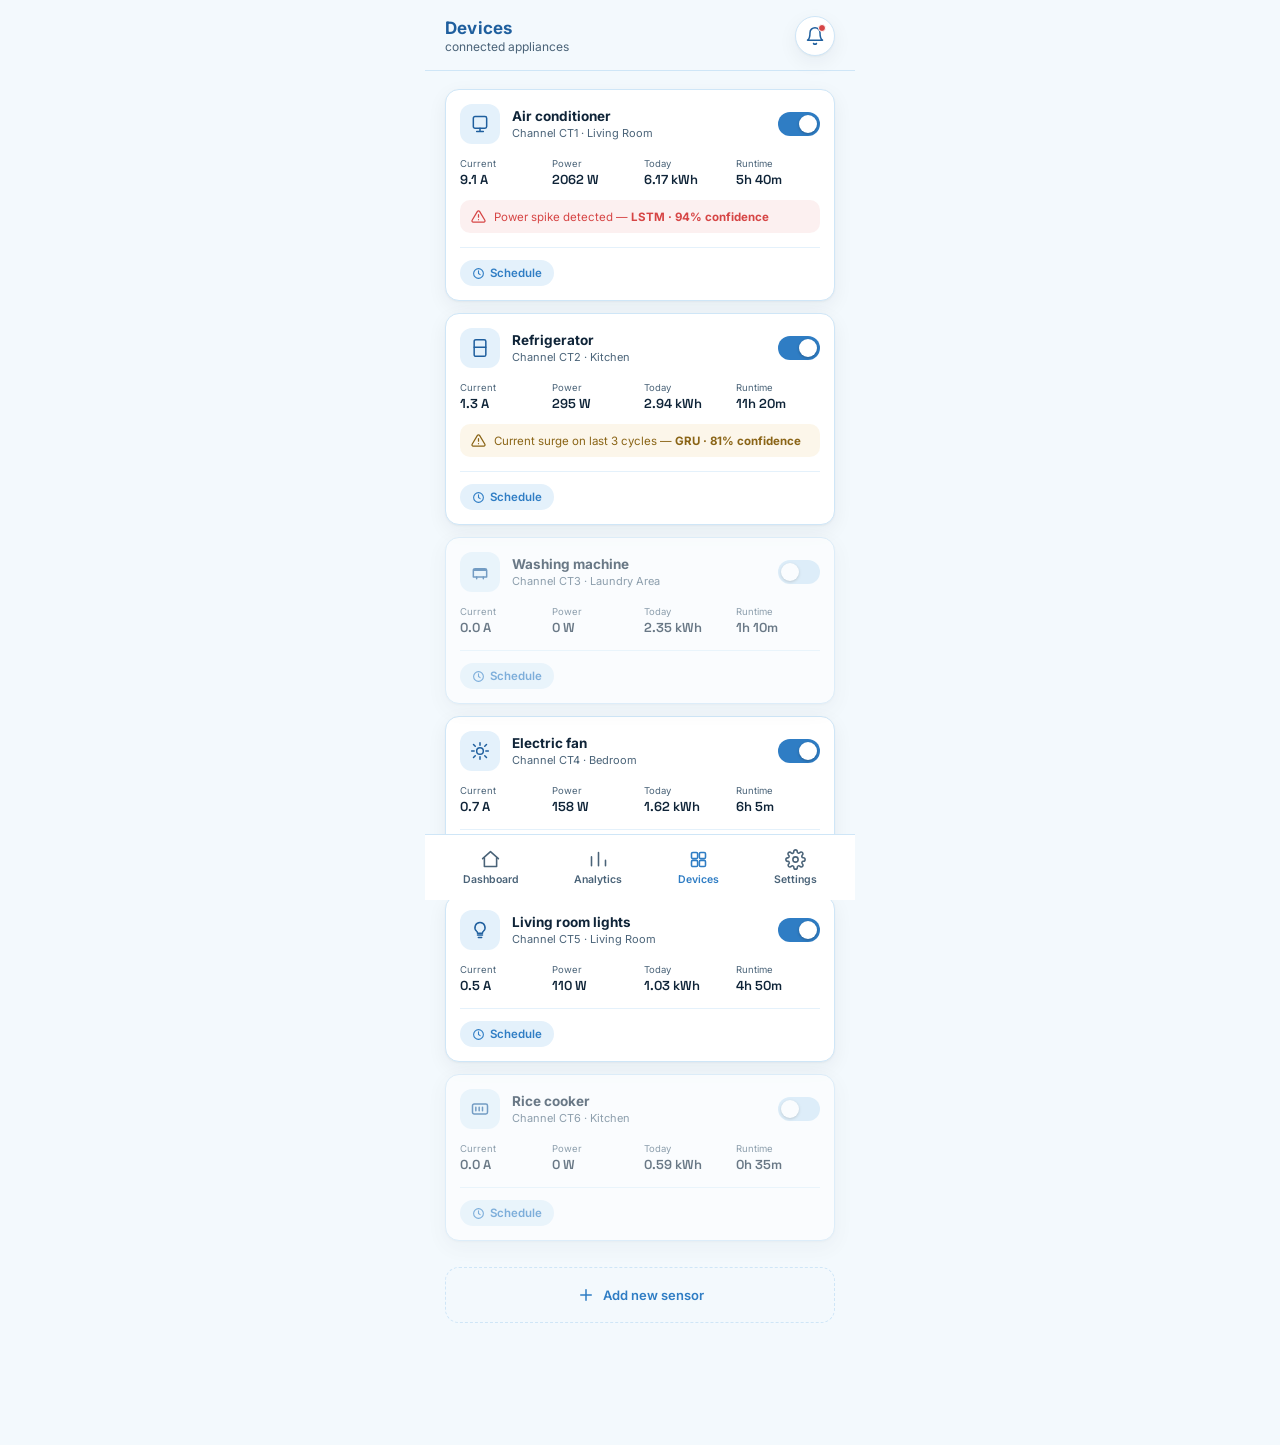
<file: devices.html>
<!doctype html>
<html lang="en">
  <head>
    <meta charset="UTF-8" />
    <!-- Mobile-safe viewport: covers notches/status bars on phones -->
    <meta
      name="viewport"
      content="width=device-width, initial-scale=1, viewport-fit=cover"
    />
    <title>ELECTRI-KYUT | Devices</title>

    <!-- Google Font: Space Grotesk for numeric/technical readouts, Inter for UI text -->
    <link rel="preconnect" href="https://fonts.googleapis.com" />
    <link
      href="https://fonts.googleapis.com/css2?family=Space+Grotesk:wght@500;600;700&family=Inter:wght@400;500;600;700&display=swap"
      rel="stylesheet"
    />

    <!-- Same stylesheet and script as the other screens -->
    <link rel="stylesheet" href="style.css" />
  </head>
  <body data-page="devices.html">
    <div class="app">
      <!-- ===================== TOP BAR ===================== -->
      <header class="topbar">
        <div class="brand">
          <span class="brand-name">Devices</span>
          <span class="brand-sub"> connected appliances</span>
        </div>
        <button
          class="icon-btn"
          onclick="toggleNotifications()"
          aria-label="Notifications"
        >
          <svg
            viewBox="0 0 24 24"
            fill="none"
            stroke-width="1.8"
            stroke-linecap="round"
            stroke-linejoin="round"
          >
            <path d="M18 8a6 6 0 0 0-12 0c0 7-3 9-3 9h18s-3-2-3-9" />
            <path d="M13.73 21a2 2 0 0 1-3.46 0" />
          </svg>
          <span class="badge-dot"></span>
        </button>
      </header>

      <main>
        <!-- ===================== IOT HUB CARD ===================== -->

        <!-- ===================== APPLIANCE DEVICE CARDS ===================== -->
        <section>
          <!-- data-status holds space-separated tags read by the filter bar's JS -->

          <!-- AIR CONDITIONER — on, flagged critical by LSTM -->
          <div
            class="device-card"
            data-status="on anomaly"
            onclick="openApplianceModal('ac')"
            style="cursor: pointer"
          >
            <div class="device-head">
              <div class="device-icon">
                <svg
                  viewBox="0 0 24 24"
                  fill="none"
                  stroke-width="1.8"
                  stroke-linecap="round"
                  stroke-linejoin="round"
                >
                  <rect x="4" y="3" width="16" height="14" rx="2" />
                  <path d="M8 21h8M12 17v4" />
                </svg>
              </div>
              <div class="device-title">
                <div class="device-name">Air conditioner</div>
                <div class="device-meta">Channel CT1 · Living Room</div>
              </div>
              <button
                class="toggle on"
                onclick="
                  event.stopPropagation();
                  toggleDevice(this);
                "
                aria-label="Toggle air conditioner"
              >
                <span class="knob"></span>
              </button>
            </div>

            <div class="device-metrics">
              <div class="device-metric">
                <div class="device-metric-label">Current</div>
                <div class="device-metric-value num metric-current">9.1 A</div>
              </div>
              <div class="device-metric">
                <div class="device-metric-label">Power</div>
                <div class="device-metric-value num metric-power">2062 W</div>
              </div>
              <div class="device-metric">
                <div class="device-metric-label">Today</div>
                <div class="device-metric-value num">6.17 kWh</div>
              </div>
              <div class="device-metric">
                <div class="device-metric-label">Runtime</div>
                <div class="device-metric-value num">5h 40m</div>
              </div>
            </div>

            <!-- Inline anomaly banner, shown only on flagged devices -->
            <div class="device-anomaly-banner">
              <svg
                viewBox="0 0 24 24"
                fill="none"
                stroke-width="2"
                stroke-linecap="round"
                stroke-linejoin="round"
              >
                <path
                  d="M12 9v4M12 17h.01M10.3 3.9 1.8 18a2 2 0 0 0 1.7 3h17a2 2 0 0 0 1.7-3L13.7 3.9a2 2 0 0 0-3.4 0z"
                />
              </svg>
              <span
                >Power spike detected —
                <span class="conf">LSTM · 94% confidence</span></span
              >
            </div>

            <div class="device-actions">
              <button
                class="schedule-btn"
                onclick="
                  event.stopPropagation();
                  toggleSchedulePanel(this);
                "
              >
                <svg
                  viewBox="0 0 24 24"
                  fill="none"
                  stroke-width="2"
                  stroke-linecap="round"
                  stroke-linejoin="round"
                >
                  <circle cx="12" cy="12" r="9" />
                  <path d="M12 7v5l3 2" />
                </svg>
                <span>Schedule</span>
              </button>
            </div>

            <div class="schedule-panel" onclick="event.stopPropagation()">
              <div class="schedule-field">
                <label>Turn on</label>
                <input type="time" class="schedule-on" value="14:00" />
              </div>
              <div class="schedule-field">
                <label>Turn off</label>
                <input type="time" class="schedule-off" value="22:00" />
              </div>
              <button
                class="schedule-save"
                onclick="
                  event.stopPropagation();
                  saveSchedule(this);
                "
              >
                Save
              </button>
            </div>
          </div>

          <!-- REFRIGERATOR — on, flagged warning by GRU -->
          <div
            class="device-card"
            data-status="on anomaly"
            onclick="openApplianceModal('fridge')"
            style="cursor: pointer"
          >
            <div class="device-head">
              <div class="device-icon">
                <svg
                  viewBox="0 0 24 24"
                  fill="none"
                  stroke-width="1.8"
                  stroke-linecap="round"
                  stroke-linejoin="round"
                >
                  <rect x="5" y="2" width="14" height="20" rx="2" />
                  <path d="M5 11h14" />
                </svg>
              </div>
              <div class="device-title">
                <div class="device-name">Refrigerator</div>
                <div class="device-meta">Channel CT2 · Kitchen</div>
              </div>
              <button
                class="toggle on"
                onclick="
                  event.stopPropagation();
                  toggleDevice(this);
                "
                aria-label="Toggle refrigerator"
              >
                <span class="knob"></span>
              </button>
            </div>

            <div class="device-metrics">
              <div class="device-metric">
                <div class="device-metric-label">Current</div>
                <div class="device-metric-value num metric-current">1.3 A</div>
              </div>
              <div class="device-metric">
                <div class="device-metric-label">Power</div>
                <div class="device-metric-value num metric-power">295 W</div>
              </div>
              <div class="device-metric">
                <div class="device-metric-label">Today</div>
                <div class="device-metric-value num">2.94 kWh</div>
              </div>
              <div class="device-metric">
                <div class="device-metric-label">Runtime</div>
                <div class="device-metric-value num">11h 20m</div>
              </div>
            </div>

            <div class="device-anomaly-banner warning">
              <svg
                viewBox="0 0 24 24"
                fill="none"
                stroke-width="2"
                stroke-linecap="round"
                stroke-linejoin="round"
              >
                <path
                  d="M12 9v4M12 17h.01M10.3 3.9 1.8 18a2 2 0 0 0 1.7 3h17a2 2 0 0 0 1.7-3L13.7 3.9a2 2 0 0 0-3.4 0z"
                />
              </svg>
              <span
                >Current surge on last 3 cycles —
                <span class="conf">GRU · 81% confidence</span></span
              >
            </div>

            <div class="device-actions">
              <button
                class="schedule-btn"
                onclick="
                  event.stopPropagation();
                  toggleSchedulePanel(this);
                "
              >
                <svg
                  viewBox="0 0 24 24"
                  fill="none"
                  stroke-width="2"
                  stroke-linecap="round"
                  stroke-linejoin="round"
                >
                  <circle cx="12" cy="12" r="9" />
                  <path d="M12 7v5l3 2" />
                </svg>
                <span>Schedule</span>
              </button>
            </div>

            <div class="schedule-panel" onclick="event.stopPropagation()">
              <div class="schedule-field">
                <label>Turn on</label>
                <input type="time" class="schedule-on" value="00:00" />
              </div>
              <div class="schedule-field">
                <label>Turn off</label>
                <input type="time" class="schedule-off" value="23:59" />
              </div>
              <button
                class="schedule-save"
                onclick="
                  event.stopPropagation();
                  saveSchedule(this);
                "
              >
                Save
              </button>
            </div>
          </div>

          <!-- WASHING MACHINE — currently off -->
          <div
            class="device-card off"
            data-status="off"
            onclick="openApplianceModal('washer')"
            style="cursor: pointer"
          >
            <div class="device-head">
              <div class="device-icon">
                <svg
                  viewBox="0 0 24 24"
                  fill="none"
                  stroke-width="1.8"
                  stroke-linecap="round"
                  stroke-linejoin="round"
                >
                  <path
                    d="M4 10h16M4 10a2 2 0 0 1 2-2h12a2 2 0 0 1 2 2M4 10v8h16v-8"
                  />
                  <path d="M8 18v2M16 18v2" />
                </svg>
              </div>
              <div class="device-title">
                <div class="device-name">Washing machine</div>
                <div class="device-meta">Channel CT3 · Laundry Area</div>
              </div>
              <button
                class="toggle"
                onclick="
                  event.stopPropagation();
                  toggleDevice(this);
                "
                aria-label="Toggle washing machine"
              >
                <span class="knob"></span>
              </button>
            </div>

            <div class="device-metrics">
              <div class="device-metric">
                <div class="device-metric-label">Current</div>
                <div class="device-metric-value num metric-current">0.0 A</div>
              </div>
              <div class="device-metric">
                <div class="device-metric-label">Power</div>
                <div class="device-metric-value num metric-power">0 W</div>
              </div>
              <div class="device-metric">
                <div class="device-metric-label">Today</div>
                <div class="device-metric-value num">2.35 kWh</div>
              </div>
              <div class="device-metric">
                <div class="device-metric-label">Runtime</div>
                <div class="device-metric-value num">1h 10m</div>
              </div>
            </div>

            <div class="device-actions">
              <button
                class="schedule-btn"
                onclick="
                  event.stopPropagation();
                  toggleSchedulePanel(this);
                "
              >
                <svg
                  viewBox="0 0 24 24"
                  fill="none"
                  stroke-width="2"
                  stroke-linecap="round"
                  stroke-linejoin="round"
                >
                  <circle cx="12" cy="12" r="9" />
                  <path d="M12 7v5l3 2" />
                </svg>
                <span>Schedule</span>
              </button>
            </div>

            <div class="schedule-panel" onclick="event.stopPropagation()">
              <div class="schedule-field">
                <label>Turn on</label>
                <input type="time" class="schedule-on" value="08:00" />
              </div>
              <div class="schedule-field">
                <label>Turn off</label>
                <input type="time" class="schedule-off" value="09:00" />
              </div>
              <button
                class="schedule-save"
                onclick="
                  event.stopPropagation();
                  saveSchedule(this);
                "
              >
                Save
              </button>
            </div>
          </div>

          <!-- ELECTRIC FAN — on -->
          <div
            class="device-card"
            data-status="on"
            onclick="openApplianceModal('fan')"
            style="cursor: pointer"
          >
            <div class="device-head">
              <div class="device-icon">
                <svg
                  viewBox="0 0 24 24"
                  fill="none"
                  stroke-width="1.8"
                  stroke-linecap="round"
                  stroke-linejoin="round"
                >
                  <circle cx="12" cy="12" r="4" />
                  <path
                    d="M12 2v3M12 19v3M4.2 4.2l2.1 2.1M17.7 17.7l2.1 2.1M2 12h3M19 12h3M4.2 19.8l2.1-2.1M17.7 6.3l2.1-2.1"
                  />
                </svg>
              </div>
              <div class="device-title">
                <div class="device-name">Electric fan</div>
                <div class="device-meta">Channel CT4 · Bedroom</div>
              </div>
              <button
                class="toggle on"
                onclick="
                  event.stopPropagation();
                  toggleDevice(this);
                "
                aria-label="Toggle electric fan"
              >
                <span class="knob"></span>
              </button>
            </div>

            <div class="device-metrics">
              <div class="device-metric">
                <div class="device-metric-label">Current</div>
                <div class="device-metric-value num metric-current">0.7 A</div>
              </div>
              <div class="device-metric">
                <div class="device-metric-label">Power</div>
                <div class="device-metric-value num metric-power">158 W</div>
              </div>
              <div class="device-metric">
                <div class="device-metric-label">Today</div>
                <div class="device-metric-value num">1.62 kWh</div>
              </div>
              <div class="device-metric">
                <div class="device-metric-label">Runtime</div>
                <div class="device-metric-value num">6h 5m</div>
              </div>
            </div>

            <div class="device-actions">
              <button
                class="schedule-btn"
                onclick="
                  event.stopPropagation();
                  toggleSchedulePanel(this);
                "
              >
                <svg
                  viewBox="0 0 24 24"
                  fill="none"
                  stroke-width="2"
                  stroke-linecap="round"
                  stroke-linejoin="round"
                >
                  <circle cx="12" cy="12" r="9" />
                  <path d="M12 7v5l3 2" />
                </svg>
                <span>Schedule</span>
              </button>
            </div>

            <div class="schedule-panel" onclick="event.stopPropagation()">
              <div class="schedule-field">
                <label>Turn on</label>
                <input type="time" class="schedule-on" value="13:00" />
              </div>
              <div class="schedule-field">
                <label>Turn off</label>
                <input type="time" class="schedule-off" value="23:00" />
              </div>
              <button
                class="schedule-save"
                onclick="
                  event.stopPropagation();
                  saveSchedule(this);
                "
              >
                Save
              </button>
            </div>
          </div>

          <!-- LIVING ROOM LIGHTS — on -->
          <div
            class="device-card"
            data-status="on"
            onclick="openApplianceModal('lights')"
            style="cursor: pointer"
          >
            <div class="device-head">
              <div class="device-icon">
                <svg
                  viewBox="0 0 24 24"
                  fill="none"
                  stroke-width="1.8"
                  stroke-linecap="round"
                  stroke-linejoin="round"
                >
                  <path
                    d="M9 18h6M10 21h4M12 3a6 6 0 0 0-4 10.5c.6.5 1 1.3 1 2.5h6c0-1.2.4-2 1-2.5A6 6 0 0 0 12 3z"
                  />
                </svg>
              </div>
              <div class="device-title">
                <div class="device-name">Living room lights</div>
                <div class="device-meta">Channel CT5 · Living Room</div>
              </div>
              <button
                class="toggle on"
                onclick="
                  event.stopPropagation();
                  toggleDevice(this);
                "
                aria-label="Toggle living room lights"
              >
                <span class="knob"></span>
              </button>
            </div>

            <div class="device-metrics">
              <div class="device-metric">
                <div class="device-metric-label">Current</div>
                <div class="device-metric-value num metric-current">0.5 A</div>
              </div>
              <div class="device-metric">
                <div class="device-metric-label">Power</div>
                <div class="device-metric-value num metric-power">110 W</div>
              </div>
              <div class="device-metric">
                <div class="device-metric-label">Today</div>
                <div class="device-metric-value num">1.03 kWh</div>
              </div>
              <div class="device-metric">
                <div class="device-metric-label">Runtime</div>
                <div class="device-metric-value num">4h 50m</div>
              </div>
            </div>

            <div class="device-actions">
              <button
                class="schedule-btn"
                onclick="
                  event.stopPropagation();
                  toggleSchedulePanel(this);
                "
              >
                <svg
                  viewBox="0 0 24 24"
                  fill="none"
                  stroke-width="2"
                  stroke-linecap="round"
                  stroke-linejoin="round"
                >
                  <circle cx="12" cy="12" r="9" />
                  <path d="M12 7v5l3 2" />
                </svg>
                <span>Schedule</span>
              </button>
            </div>

            <div class="schedule-panel" onclick="event.stopPropagation()">
              <div class="schedule-field">
                <label>Turn on</label>
                <input type="time" class="schedule-on" value="18:00" />
              </div>
              <div class="schedule-field">
                <label>Turn off</label>
                <input type="time" class="schedule-off" value="23:30" />
              </div>
              <button
                class="schedule-save"
                onclick="
                  event.stopPropagation();
                  saveSchedule(this);
                "
              >
                Save
              </button>
            </div>
          </div>

          <!-- RICE COOKER — currently off -->
          <div
            class="device-card off"
            data-status="off"
            onclick="openApplianceModal('cooker')"
            style="cursor: pointer"
          >
            <div class="device-head">
              <div class="device-icon">
                <svg
                  viewBox="0 0 24 24"
                  fill="none"
                  stroke-width="1.8"
                  stroke-linecap="round"
                  stroke-linejoin="round"
                >
                  <rect x="3" y="6" width="18" height="12" rx="2" />
                  <path d="M7 10v4M11 10v4M15 10v4" />
                </svg>
              </div>
              <div class="device-title">
                <div class="device-name">Rice cooker</div>
                <div class="device-meta">Channel CT6 · Kitchen</div>
              </div>
              <button
                class="toggle"
                onclick="
                  event.stopPropagation();
                  toggleDevice(this);
                "
                aria-label="Toggle rice cooker"
              >
                <span class="knob"></span>
              </button>
            </div>

            <div class="device-metrics">
              <div class="device-metric">
                <div class="device-metric-label">Current</div>
                <div class="device-metric-value num metric-current">0.0 A</div>
              </div>
              <div class="device-metric">
                <div class="device-metric-label">Power</div>
                <div class="device-metric-value num metric-power">0 W</div>
              </div>
              <div class="device-metric">
                <div class="device-metric-label">Today</div>
                <div class="device-metric-value num">0.59 kWh</div>
              </div>
              <div class="device-metric">
                <div class="device-metric-label">Runtime</div>
                <div class="device-metric-value num">0h 35m</div>
              </div>
            </div>

            <div class="device-actions">
              <button
                class="schedule-btn"
                onclick="
                  event.stopPropagation();
                  toggleSchedulePanel(this);
                "
              >
                <svg
                  viewBox="0 0 24 24"
                  fill="none"
                  stroke-width="2"
                  stroke-linecap="round"
                  stroke-linejoin="round"
                >
                  <circle cx="12" cy="12" r="9" />
                  <path d="M12 7v5l3 2" />
                </svg>
                <span>Schedule</span>
              </button>
            </div>

            <div class="schedule-panel" onclick="event.stopPropagation()">
              <div class="schedule-field">
                <label>Turn on</label>
                <input type="time" class="schedule-on" value="06:30" />
              </div>
              <div class="schedule-field">
                <label>Turn off</label>
                <input type="time" class="schedule-off" value="07:00" />
              </div>
              <button
                class="schedule-save"
                onclick="
                  event.stopPropagation();
                  saveSchedule(this);
                "
              >
                Save
              </button>
            </div>
          </div>
        </section>

        <!-- ===================== ADD NEW SENSOR ===================== -->
        <section>
          <button class="add-sensor-card" onclick="openPairingModal()">
            <svg
              viewBox="0 0 24 24"
              fill="none"
              stroke-width="2"
              stroke-linecap="round"
              stroke-linejoin="round"
            >
              <path d="M12 5v14M5 12h14" />
            </svg>
            Add new sensor
          </button>
        </section>
      </main>

      <!-- ===================== BOTTOM NAV ===================== -->
      <nav class="bottom-nav">
        <a class="nav-item" href="index.html" data-page="index.html">
          <svg
            viewBox="0 0 24 24"
            fill="none"
            stroke-width="1.8"
            stroke-linecap="round"
            stroke-linejoin="round"
          >
            <path d="M3 11l9-8 9 8" />
            <path d="M5 10v10h14V10" />
          </svg>
          Dashboard
        </a>
        <a class="nav-item" href="analytics.html" data-page="analytics.html">
          <svg
            viewBox="0 0 24 24"
            fill="none"
            stroke-width="1.8"
            stroke-linecap="round"
            stroke-linejoin="round"
          >
            <path d="M4 19V9M12 19V4M20 19v-6" />
          </svg>
          Analytics
        </a>
        <a class="nav-item" href="devices.html" data-page="devices.html">
          <svg
            viewBox="0 0 24 24"
            fill="none"
            stroke-width="1.8"
            stroke-linecap="round"
            stroke-linejoin="round"
          >
            <rect x="4" y="4" width="7" height="7" rx="1.5" />
            <rect x="13" y="4" width="7" height="7" rx="1.5" />
            <rect x="4" y="13" width="7" height="7" rx="1.5" />
            <rect x="13" y="13" width="7" height="7" rx="1.5" />
          </svg>
          Devices
        </a>
        <a class="nav-item" href="#" data-page="settings.html">
          <svg
            viewBox="0 0 24 24"
            fill="none"
            stroke-width="1.8"
            stroke-linecap="round"
            stroke-linejoin="round"
          >
            <circle cx="12" cy="12" r="3" />
            <path
              d="M19.4 15a1.6 1.6 0 0 0 .3 1.8l.1.1a2 2 0 1 1-2.8 2.8l-.1-.1a1.6 1.6 0 0 0-1.8-.3 1.6 1.6 0 0 0-1 1.5V21a2 2 0 1 1-4 0v-.1a1.6 1.6 0 0 0-1-1.5 1.6 1.6 0 0 0-1.8.3l-.1.1a2 2 0 1 1-2.8-2.8l.1-.1a1.6 1.6 0 0 0 .3-1.8 1.6 1.6 0 0 0-1.5-1H3a2 2 0 1 1 0-4h.1a1.6 1.6 0 0 0 1.5-1 1.6 1.6 0 0 0-.3-1.8l-.1-.1a2 2 0 1 1 2.8-2.8l.1.1a1.6 1.6 0 0 0 1.8.3H9a1.6 1.6 0 0 0 1-1.5V3a2 2 0 1 1 4 0v.1a1.6 1.6 0 0 0 1 1.5 1.6 1.6 0 0 0 1.8-.3l.1-.1a2 2 0 1 1 2.8 2.8l-.1.1a1.6 1.6 0 0 0-.3 1.8V9a1.6 1.6 0 0 0 1.5 1H21a2 2 0 1 1 0 4h-.1a1.6 1.6 0 0 0-1.5 1z"
            />
          </svg>
          Settings
        </a>
      </nav>

      <!-- ===================== NOTIFICATION PANEL (same behavior as other screens) ===================== -->
      <div
        class="notif-overlay"
        id="notifOverlay"
        onclick="closeNotificationsOnOverlay(event)"
      >
        <div class="notif-panel">
          <div class="notif-header">Real-time notifications</div>

          <div class="notif-item">
            <span class="notif-dot critical"></span>
            <div class="notif-text">
              Air conditioner power spike detected.
              <div class="notif-time">Today, 6:40 PM</div>
              <div class="notif-confidence">LSTM · 94% confidence</div>
            </div>
          </div>

          <div class="notif-item">
            <span class="notif-dot warning"></span>
            <div class="notif-text">
              Refrigerator current surge on last 3 cycles.
              <div class="notif-time">Today, 5:12 PM</div>
              <div class="notif-confidence">GRU · 81% confidence</div>
            </div>
          </div>

          <div class="notif-item">
            <span class="notif-dot info"></span>
            <div class="notif-text">
              ESP32 hub reconnected after a brief signal drop.
              <div class="notif-time">Today, 2:18 PM</div>
            </div>
          </div>
        </div>
      </div>

      <!-- ===================== APPLIANCE DETAIL MODAL ===================== -->
      <!-- Opened by tapping any device-card above; content is filled in by
       openApplianceModal(id) in script.js, using the applianceDetails data. -->
      <div
        class="detail-overlay"
        id="applianceDetailOverlay"
        onclick="closeApplianceModalOnOverlay(event)"
      >
        <div class="detail-modal">
          <div class="detail-header">
            <div class="detail-header-icon">
              <svg
                id="detailIcon"
                viewBox="0 0 24 24"
                fill="none"
                stroke="currentColor"
                style="stroke: var(--sky-700)"
                stroke-width="1.8"
                stroke-linecap="round"
                stroke-linejoin="round"
              ></svg>
            </div>
            <div class="detail-header-title">
              <div class="detail-name" id="detailName">—</div>
              <div class="detail-meta" id="detailMeta">—</div>
            </div>
            <span class="detail-status-pill" id="detailStatus">On</span>
            <button
              class="detail-close"
              onclick="closeApplianceModal()"
              aria-label="Close"
            >
              <svg
                viewBox="0 0 24 24"
                fill="none"
                stroke-width="2"
                stroke-linecap="round"
                stroke-linejoin="round"
              >
                <path d="M6 6l12 12M18 6L6 18" />
              </svg>
            </button>
          </div>

          <div class="detail-body">
            <!-- Live quick stats -->
            <div class="detail-stats">
              <div class="detail-stat">
                <div class="detail-stat-label">Power</div>
                <div class="detail-stat-value num" id="detailPower">—</div>
              </div>
              <div class="detail-stat">
                <div class="detail-stat-label">Current</div>
                <div class="detail-stat-value num" id="detailCurrent">—</div>
              </div>
              <div class="detail-stat">
                <div class="detail-stat-label">Today</div>
                <div class="detail-stat-value num" id="detailToday">—</div>
              </div>
              <div class="detail-stat">
                <div class="detail-stat-label">This month</div>
                <div class="detail-stat-value num" id="detailMonthly">—</div>
              </div>
            </div>

            <!-- Today's hourly usage -->
            <div class="detail-section">
              <div class="detail-section-title">Today's usage by hour</div>
              <svg
                id="detailHourlySvg"
                class="chart-svg"
                viewBox="0 0 320 90"
                style="margin-top: 10px"
              ></svg>
            </div>

            <!-- 7-day trend -->
            <div class="detail-section">
              <div class="detail-section-title">Last 7 days</div>
              <svg
                id="detailWeeklySvg"
                class="chart-svg"
                viewBox="0 0 320 150"
                style="margin-top: 10px"
              ></svg>
            </div>

            <!-- This device's own anomaly history -->
            <div class="detail-section">
              <div class="detail-section-title">Anomalies for this device</div>
              <div class="detail-anomaly-list" id="detailAnomalyList"></div>
            </div>
          </div>
        </div>
      </div>

      <!-- ===================== SMART PLUG PAIRING MODAL (5 steps) ===================== -->
      <div
        class="pairing-overlay"
        id="pairingOverlay"
        onclick="closePairingOnOverlay(event)"
      >
        <div class="pairing-modal">
          <div class="pairing-header">
            <span class="pairing-step-count" id="pairingStepCount"
              >Step 1 of 5</span
            >
            <button
              class="pairing-close"
              onclick="closePairingModal()"
              aria-label="Close"
            >
              <svg
                viewBox="0 0 24 24"
                fill="none"
                stroke-width="2"
                stroke-linecap="round"
                stroke-linejoin="round"
              >
                <path d="M6 6l12 12M18 6L6 18" />
              </svg>
            </button>
          </div>
          <div class="pairing-progress-track">
            <div
              class="pairing-progress-fill"
              id="pairingProgressFill"
              style="width: 20%"
            ></div>
          </div>

          <div class="pairing-body">
            <!-- ---------- STEP 1 — Physical setup ---------- -->
            <div class="pairing-step active" data-step="1">
              <div class="pairing-title">Set up your smart plug</div>
              <div class="pairing-subtitle">
                Do this before scanning for the device in the next step.
              </div>

              <ol class="setup-steps">
                <li>
                  <span class="setup-step-num">1</span>
                  <span class="setup-step-text"
                    >Plug the smart plug into a wall socket.</span
                  >
                </li>
                <li>
                  <span class="setup-step-num">2</span>
                  <span class="setup-step-text"
                    >Connect the appliance you want to monitor into the smart
                    plug.</span
                  >
                </li>
                <li>
                  <span class="setup-step-num">3</span>
                  <span class="setup-step-text"
                    >Hold the side button for 5 seconds until the LED blinks
                    rapidly — that means it's in pairing mode.</span
                  >
                </li>
              </ol>

              <div class="pairing-note">
                <svg
                  viewBox="0 0 24 24"
                  fill="none"
                  stroke-width="2"
                  stroke-linecap="round"
                  stroke-linejoin="round"
                >
                  <path d="M12 9v4M12 17h.01M12 3l9 16H3L12 3z" />
                </svg>
                <span
                  >Make sure Wi-Fi is turned on on your phone before continuing
                  — the next step scans for the plug's pairing signal.</span
                >
              </div>
            </div>

            <!-- ---------- STEP 2 — Device discovery ---------- -->
            <div class="pairing-step" data-step="2">
              <div class="pairing-title">Select your plug</div>
              <div class="pairing-subtitle">
                We scan for nearby smart plugs broadcasting in pairing mode.
              </div>

              <div class="scan-status">
                <span class="scan-dot"></span>Scanning for nearby plugs…
              </div>

              <div class="found-device-list">
                <div
                  class="found-device-row"
                  data-name="ELECTRI-PLUG-3F2A"
                  data-mac="A4:CF:12:3F:2A:9B"
                  onclick="selectFoundDevice(this)"
                >
                  <span class="found-radio"
                    ><span class="found-radio-dot"></span
                  ></span>
                  <div class="found-device-info">
                    <div class="found-device-name">ELECTRI-PLUG-3F2A</div>
                    <div class="found-device-mac num">A4:CF:12:3F:2A:9B</div>
                  </div>
                  <span class="signal-mini strength-3" aria-hidden="true"
                    ><span></span><span></span><span></span><span></span
                  ></span>
                </div>

                <div
                  class="found-device-row"
                  data-name="ELECTRI-PLUG-88C1"
                  data-mac="A4:CF:12:88:C1:04"
                  onclick="selectFoundDevice(this)"
                >
                  <span class="found-radio"
                    ><span class="found-radio-dot"></span
                  ></span>
                  <div class="found-device-info">
                    <div class="found-device-name">ELECTRI-PLUG-88C1</div>
                    <div class="found-device-mac num">A4:CF:12:88:C1:04</div>
                  </div>
                  <span class="signal-mini strength-2" aria-hidden="true"
                    ><span></span><span></span><span></span><span></span
                  ></span>
                </div>
              </div>

              <!-- Revealed once a plug above is selected -->
              <div
                class="device-label-fields"
                id="deviceLabelFields"
                style="display: none"
              >
                <div class="field-group">
                  <label for="pairingLabelInput">Name this device</label>
                  <input
                    type="text"
                    id="pairingLabelInput"
                    placeholder="e.g. Air conditioner"
                  />
                </div>
                <div class="field-group">
                  <label for="pairingRoomSelect">Room</label>
                  <select id="pairingRoomSelect">
                    <option value="">Select a room</option>
                    <option>Living Room</option>
                    <option>Kitchen</option>
                    <option>Bedroom</option>
                    <option>Laundry Area</option>
                    <option>Other</option>
                  </select>
                </div>
              </div>
            </div>

            <!-- ---------- STEP 3 — Wi-Fi credentials ---------- -->
            <div class="pairing-step" data-step="3">
              <div class="pairing-title">Connect to Wi-Fi</div>
              <div class="pairing-subtitle">
                The plug needs your home network to reach the ESP32 hub. We've
                detected your current network below.
              </div>

              <div class="wifi-network-chip">
                <svg
                  viewBox="0 0 24 24"
                  fill="none"
                  stroke-width="2"
                  stroke-linecap="round"
                  stroke-linejoin="round"
                >
                  <path
                    d="M5 13a11 11 0 0 1 14 0M8.5 16.5a6 6 0 0 1 7 0M12 20h.01"
                  />
                </svg>
                <div>
                  <div class="wifi-network-name">Home_5G_2.4</div>
                  <div class="wifi-network-label">Detected network</div>
                </div>
              </div>

              <div class="device-label-fields" style="margin-top: 14px">
                <div class="field-group">
                  <label for="pairingPasswordInput">Wi-Fi password</label>
                  <div class="password-field-wrap">
                    <input
                      type="password"
                      id="pairingPasswordInput"
                      placeholder="Enter password"
                    />
                    <button
                      type="button"
                      class="password-toggle"
                      onclick="togglePasswordVisibility(this)"
                    >
                      Show
                    </button>
                  </div>
                </div>
              </div>

              <div class="pairing-note">
                <svg
                  viewBox="0 0 24 24"
                  fill="none"
                  stroke-width="2"
                  stroke-linecap="round"
                  stroke-linejoin="round"
                >
                  <rect x="4" y="10" width="16" height="10" rx="2" />
                  <path d="M8 10V7a4 4 0 0 1 8 0v3" />
                </svg>
                <span
                  >Your password is sent directly to the plug only, so it can
                  join your network. It is never stored on any server.</span
                >
              </div>
            </div>

            <!-- ---------- STEP 4 — Connecting ---------- -->
            <div class="pairing-step" data-step="4">
              <div class="pairing-title">Connecting your plug</div>
              <div class="pairing-subtitle">
                This usually takes under a minute. Keep this screen open.
              </div>

              <ul class="connect-checklist">
                <li class="connect-item" data-stage="found">
                  <span class="connect-marker"
                    ><svg
                      viewBox="0 0 24 24"
                      fill="none"
                      stroke-width="3"
                      stroke-linecap="round"
                      stroke-linejoin="round"
                    >
                      <path d="M4 12l5 5L20 6" /></svg
                  ></span>
                  <span class="connect-label">Plug found on network</span>
                </li>
                <li class="connect-item" data-stage="credentials">
                  <span class="connect-marker"
                    ><svg
                      viewBox="0 0 24 24"
                      fill="none"
                      stroke-width="3"
                      stroke-linecap="round"
                      stroke-linejoin="round"
                    >
                      <path d="M4 12l5 5L20 6" /></svg
                  ></span>
                  <span class="connect-label">Credentials sent</span>
                </li>
                <li class="connect-item" data-stage="joining">
                  <span class="connect-marker"
                    ><svg
                      viewBox="0 0 24 24"
                      fill="none"
                      stroke-width="3"
                      stroke-linecap="round"
                      stroke-linejoin="round"
                    >
                      <path d="M4 12l5 5L20 6" /></svg
                  ></span>
                  <span class="connect-label">Joining Wi-Fi</span>
                </li>
              </ul>
              <!-- Sub-progress bar for the "Joining Wi-Fi" stage specifically -->
              <div class="connect-sub-progress">
                <div class="connect-sub-track">
                  <div class="connect-sub-fill" id="connectSubFill"></div>
                </div>
              </div>

              <ul class="connect-checklist" style="margin-top: 14px">
                <li class="connect-item" data-stage="registering">
                  <span class="connect-marker"
                    ><svg
                      viewBox="0 0 24 24"
                      fill="none"
                      stroke-width="3"
                      stroke-linecap="round"
                      stroke-linejoin="round"
                    >
                      <path d="M4 12l5 5L20 6" /></svg
                  ></span>
                  <span class="connect-label">Registering with ESP32 hub</span>
                </li>
                <li class="connect-item" data-stage="ready">
                  <span class="connect-marker"
                    ><svg
                      viewBox="0 0 24 24"
                      fill="none"
                      stroke-width="3"
                      stroke-linecap="round"
                      stroke-linejoin="round"
                    >
                      <path d="M4 12l5 5L20 6" /></svg
                  ></span>
                  <span class="connect-label">Ready</span>
                </li>
              </ul>
            </div>

            <!-- ---------- STEP 5 — Done ---------- -->
            <div class="pairing-step" data-step="5">
              <div class="pairing-success-icon">
                <svg
                  viewBox="0 0 24 24"
                  fill="none"
                  stroke-width="2.5"
                  stroke-linecap="round"
                  stroke-linejoin="round"
                >
                  <path d="M4 12l5 5L20 6" />
                </svg>
              </div>
              <div
                class="pairing-title"
                style="text-align: center; margin-top: 12px"
              >
                Plug linked
              </div>
              <div class="pairing-subtitle" style="text-align: center">
                Your smart plug is connected and ready to monitor.
              </div>

              <div class="summary-card">
                <div class="summary-row">
                  <span class="summary-row-label">Device</span>
                  <span class="summary-row-value" id="summaryDeviceName"
                    >—</span
                  >
                </div>
                <div class="summary-row">
                  <span class="summary-row-label">MAC address</span>
                  <span class="summary-row-value num" id="summaryMac">—</span>
                </div>
                <div class="summary-row">
                  <span class="summary-row-label">Network</span>
                  <span class="summary-row-value">Home_5G_2.4</span>
                </div>
              </div>

              <div class="pairing-note">
                <svg
                  viewBox="0 0 24 24"
                  fill="none"
                  stroke-width="2"
                  stroke-linecap="round"
                  stroke-linejoin="round"
                >
                  <circle cx="12" cy="12" r="9" />
                  <path d="M12 7v5l3 2" />
                </svg>
                <span
                  >Anomaly detection needs about 24 hours of readings to
                  establish this device's normal baseline.</span
                >
              </div>
            </div>
          </div>

          <div class="pairing-footer">
            <button
              class="pairing-btn secondary"
              id="pairingBackBtn"
              onclick="retreatPairingStep()"
              style="display: none"
            >
              Back
            </button>
            <button class="pairing-btn primary" id="pairingContinueBtn">
              Continue
            </button>
          </div>
        </div>
      </div>
    </div>

    <script src="script.js"></script>
  </body>
</html>
</file>
<file: style.css>
:root {
  --sky-50: #f3f9fd; /* page background */
  --sky-100: #e4f1fb; /* card fill / section tint */
  --sky-200: #cfe6f7; /* borders, dividers */
  --sky-500: #4d9ae0; /* mid accent (bars, icons) */
  --sky-600: #2f7dc4; /* primary accent (buttons, active states) */
  --sky-700: #1f5f9e; /* headings on light bg */
  --navy-900: #0f2438; /* primary text */
  --navy-500: #4a6378; /* secondary text */
  --white: #ffffff;

  --amber: #e2a230; /* warning severity */
  --red: #d64545; /* critical severity / high-usage bars */
  --green: #3fa66a; /* info / positive */

  --radius-lg: 20px;
  --radius-md: 14px;
  --radius-sm: 10px;

  --shadow-card:
    0 1px 2px rgba(15, 36, 56, 0.04), 0 6px 20px rgba(15, 36, 56, 0.06);

  --safe-top: env(safe-area-inset-top, 0px);
  --safe-bottom: env(safe-area-inset-bottom, 0px);
}

* {
  box-sizing: border-box;
}

html,
body {
  height: 100%;
  margin: 0;
  background: var(--sky-50);
  color: var(--navy-900);
  font-family:
    "Inter",
    -apple-system,
    BlinkMacSystemFont,
    sans-serif;
  -webkit-font-smoothing: antialiased;
}

/* Numeric / data-readout typeface, used anywhere a live metric appears */
.num {
  font-family: "Space Grotesk", "Inter", sans-serif;
  font-weight: 600;
}

button {
  font-family: inherit;
}

.app {
  max-width: 430px;
  margin: 0 auto;
  min-height: 100%;
  background: var(--sky-50);
  display: flex;
  flex-direction: column;
  position: relative;
}

/* ------------------ TOP BAR ------------------ */
.topbar {
  position: sticky;
  top: 0;
  z-index: 20;
  padding: calc(16px + var(--safe-top)) 20px 14px;
  background: var(--sky-50);
  display: flex;
  align-items: center;
  justify-content: space-between;
  border-bottom: 1px solid var(--sky-200);
}
.brand {
  display: flex;
  flex-direction: column;
  line-height: 1.1;
}
.brand-name {
  font-size: 17px;
  font-weight: 700;
  color: var(--sky-700);
  letter-spacing: 0.2px;
}
.brand-sub {
  font-size: 12px;
  color: var(--navy-500);
  margin-top: 2px;
}

.icon-btn {
  position: relative;
  width: 40px;
  height: 40px;
  border-radius: 50%;
  border: 1px solid var(--sky-200);
  background: var(--white);
  display: flex;
  align-items: center;
  justify-content: center;
  cursor: pointer;
  box-shadow: var(--shadow-card);
}
.icon-btn svg {
  width: 20px;
  height: 20px;
  stroke: var(--sky-700);
}
/* Unread-alert dot on the bell */
.badge-dot {
  position: absolute;
  top: 7px;
  right: 8px;
  width: 8px;
  height: 8px;
  border-radius: 50%;
  background: var(--red);
  border: 1.5px solid var(--white);
}

/* ------------------ MAIN SCROLL AREA ------------------ */
main {
  flex: 1;
  padding: 18px 20px calc(96px + var(--safe-bottom));
  overflow-x: hidden;
}

section {
  margin-bottom: 26px;
}

.section-head {
  display: flex;
  align-items: baseline;
  justify-content: space-between;
  margin-bottom: 12px;
}
.section-title {
  font-size: 15px;
  font-weight: 700;
  color: var(--navy-900);
}
.section-link {
  font-size: 12.5px;
  color: var(--sky-600);
  font-weight: 600;
  text-decoration: none;
}

/* ======================================================
     HERO CARD — total consumption for today
     ====================================================== */
.hero {
  background: linear-gradient(165deg, var(--sky-600), var(--sky-700));
  border-radius: var(--radius-lg);
  padding: 22px;
  color: var(--white);
  box-shadow: 0 10px 30px rgba(31, 95, 158, 0.28);
}
.hero-top {
  display: flex;
  justify-content: space-between;
  align-items: flex-start;
}
.hero-label {
  font-size: 13px;
  opacity: 0.85;
}
.hero-value {
  font-size: 40px;
  margin-top: 4px;
}
.hero-value span {
  font-size: 17px;
  font-weight: 500;
  opacity: 0.85;
  margin-left: 4px;
}

.hero-limit-pill {
  font-size: 11.5px;
  background: rgba(255, 255, 255, 0.16);
  border-radius: 999px;
  padding: 5px 10px;
  white-space: nowrap;
}

/* Progress bar vs daily 20kWh limit */
.limit-bar-track {
  margin-top: 16px;
  height: 8px;
  border-radius: 999px;
  background: rgba(255, 255, 255, 0.22);
  overflow: hidden;
}
.limit-bar-fill {
  height: 100%;
  border-radius: 999px;
  background: var(--white);
  width: 73.5%; /* 14.7 / 20 kWh */
}
.limit-caption {
  display: flex;
  justify-content: space-between;
  font-size: 11.5px;
  margin-top: 6px;
  opacity: 0.85;
}

/* Mini hourly bar chart — red bars flag recent high usage hours */
.hourly-chart {
  display: flex;
  align-items: flex-end;
  gap: 5px;
  height: 46px;
  margin-top: 18px;
}
.hourly-chart .bar {
  flex: 1;
  border-radius: 3px 3px 1px 1px;
  background: rgba(255, 255, 255, 0.35);
}
.hourly-chart .bar.high {
  background: var(--red);
}
.hourly-caption {
  display: flex;
  justify-content: space-between;
  font-size: 10.5px;
  opacity: 0.7;
  margin-top: 6px;
}

/* Quick stat grid: load / cost / active appliances / monthly total */
.hero-stats {
  display: grid;
  grid-template-columns: 1fr 1fr;
  gap: 10px;
  margin-top: 18px;
}
.stat-chip {
  background: rgba(255, 255, 255, 0.12);
  border-radius: var(--radius-sm);
  padding: 10px 12px;
}
.stat-chip .stat-label {
  font-size: 11px;
  opacity: 0.8;
}
.stat-chip .stat-value {
  font-size: 16px;
  margin-top: 2px;
}

/* ======================================================
     APPLIANCE LIST
     ====================================================== */
.appliance-card {
  background: var(--white);
  border: 1px solid var(--sky-200);
  border-radius: var(--radius-md);
  padding: 14px 14px;
  display: flex;
  align-items: center;
  gap: 12px;
  margin-bottom: 10px;
  box-shadow: var(--shadow-card);
}
.appliance-icon {
  width: 40px;
  height: 40px;
  border-radius: 12px;
  background: var(--sky-100);
  display: flex;
  align-items: center;
  justify-content: center;
  flex-shrink: 0;
}
.appliance-icon svg {
  width: 20px;
  height: 20px;
  stroke: var(--sky-700);
}

.appliance-body {
  flex: 1;
  min-width: 0;
}
.appliance-top-row {
  display: flex;
  justify-content: space-between;
  align-items: baseline;
  gap: 8px;
}
.appliance-name {
  font-size: 13.5px;
  font-weight: 600;
}
.appliance-meta {
  font-size: 12px;
  color: var(--navy-500);
  white-space: nowrap;
}

.usage-track {
  margin-top: 8px;
  height: 6px;
  border-radius: 999px;
  background: var(--sky-100);
  overflow: hidden;
}
.usage-fill {
  height: 100%;
  border-radius: 999px;
  background: var(--sky-500);
}

/* On/off toggle switch — functional via JS below */
.toggle {
  width: 42px;
  height: 24px;
  border-radius: 999px;
  background: var(--sky-200);
  border: none;
  position: relative;
  flex-shrink: 0;
  cursor: pointer;
  transition: background 0.2s ease;
}
.toggle .knob {
  position: absolute;
  top: 3px;
  left: 3px;
  width: 18px;
  height: 18px;
  border-radius: 50%;
  background: var(--white);
  box-shadow: 0 1px 3px rgba(0, 0, 0, 0.25);
  transition: transform 0.2s ease;
}
.toggle.on {
  background: var(--sky-600);
}
.toggle.on .knob {
  transform: translateX(18px);
}
.appliance-card.off {
  opacity: 0.55;
}

/* ======================================================
     ANOMALIES DETECTED
     ====================================================== */
.anomaly-card {
  background: var(--white);
  border: 1px solid var(--sky-200);
  border-radius: var(--radius-md);
  padding: 14px;
  margin-bottom: 10px;
  box-shadow: var(--shadow-card);
}

.anomaly-top {
  display: flex;
  justify-content: space-between;
  align-items: center;
}
.anomaly-name {
  font-size: 13.5px;
  font-weight: 700;
}

.severity-tag {
  font-size: 10.5px;
  font-weight: 700;
  padding: 3px 9px;
  border-radius: 999px;
  color: var(--white);
  background: var(--amber);
}
.severity-tag.critical {
  background: var(--red);
}

.anomaly-desc {
  font-size: 12.5px;
  color: var(--navy-500);
  margin-top: 6px;
  line-height: 1.45;
}

.anomaly-model {
  display: inline-flex;
  align-items: center;
  gap: 5px;
  margin-top: 9px;
  font-size: 11px;
  color: var(--sky-700);
  background: var(--sky-100);
  padding: 3px 9px;
  border-radius: 999px;
}

/* ======================================================
     BOTTOM NAV
     ====================================================== */
.bottom-nav {
  position: fixed;
  left: 0;
  right: 0;
  bottom: 0;
  z-index: 30;
  max-width: 430px;
  margin: 0 auto;
  background: var(--white);
  border-top: 1px solid var(--sky-200);
  padding: 10px 10px calc(10px + var(--safe-bottom));
  display: flex;
  justify-content: space-around;
}
.nav-item {
  display: flex;
  flex-direction: column;
  align-items: center;
  gap: 3px;
  background: none;
  border: none;
  cursor: pointer;
  color: var(--navy-500);
  text-decoration: none;
  font-size: 10.5px;
  font-weight: 600;
  padding: 4px 10px;
}
.nav-item svg {
  width: 21px;
  height: 21px;
  stroke: var(--navy-500);
}
.nav-item.active {
  color: var(--sky-600);
}
.nav-item.active svg {
  stroke: var(--sky-600);
}

/* ======================================================
     NOTIFICATION PANEL — slides down from top bar on bell tap
     ====================================================== */
.notif-overlay {
  position: fixed;
  inset: 0;
  background: rgba(15, 36, 56, 0.35);
  z-index: 40;
  opacity: 0;
  pointer-events: none;
  transition: opacity 0.2s ease;
}
.notif-overlay.open {
  opacity: 1;
  pointer-events: auto;
}

.notif-panel {
  position: absolute;
  top: calc(8px + var(--safe-top));
  right: 16px;
  width: min(320px, 84vw);
  background: var(--white);
  border-radius: var(--radius-md);
  box-shadow: 0 20px 45px rgba(15, 36, 56, 0.25);
  overflow: hidden;
  transform: translateY(-8px);
  opacity: 0;
  transition:
    transform 0.2s ease,
    opacity 0.2s ease;
}
.notif-overlay.open .notif-panel {
  transform: translateY(0);
  opacity: 1;
}

.notif-header {
  padding: 14px 16px;
  font-size: 13.5px;
  font-weight: 700;
  border-bottom: 1px solid var(--sky-200);
}
.notif-item {
  display: flex;
  gap: 10px;
  padding: 12px 16px;
  border-bottom: 1px solid var(--sky-100);
}
.notif-item:last-child {
  border-bottom: none;
}
.notif-dot {
  width: 8px;
  height: 8px;
  border-radius: 50%;
  margin-top: 5px;
  flex-shrink: 0;
}
.notif-dot.critical {
  background: var(--red);
}
.notif-dot.warning {
  background: var(--amber);
}
.notif-dot.info {
  background: var(--green);
}

.notif-text {
  font-size: 12.5px;
  line-height: 1.4;
}
.notif-time {
  font-size: 10.5px;
  color: var(--navy-500);
  margin-top: 3px;
}
.notif-confidence {
  font-size: 10.5px;
  color: var(--sky-600);
  font-weight: 600;
  margin-top: 3px;
}

/* Respect reduced-motion preference */
@media (prefers-reduced-motion: reduce) {
  * {
    transition: none !important;
  }
}

/* ======================================================
     ANALYTICS PAGE — summary stat cards
     ====================================================== */
.summary-grid {
  display: grid;
  grid-template-columns: 1fr 1fr;
  gap: 10px;
}
.summary-card {
  background: var(--white);
  border: 1px solid var(--sky-200);
  border-radius: var(--radius-md);
  padding: 14px;
  box-shadow: var(--shadow-card);
}
.summary-label {
  font-size: 11.5px;
  color: var(--navy-500);
}
.summary-value {
  font-size: 19px;
  margin-top: 4px;
}
.summary-value.alert {
  color: var(--red);
}
.summary-delta {
  font-size: 11px;
  margin-top: 3px;
  color: var(--green);
}
.summary-delta.down {
  color: var(--red);
}

/* ======================================================
     ANALYTICS PAGE — generic chart card wrapper
     ====================================================== */
.chart-card {
  background: var(--white);
  border: 1px solid var(--sky-200);
  border-radius: var(--radius-lg);
  padding: 16px;
  box-shadow: var(--shadow-card);
}
.chart-card-head {
  display: flex;
  justify-content: space-between;
  align-items: center;
  margin-bottom: 12px;
}
.chart-card-title {
  font-size: 14px;
  font-weight: 700;
}

/* Week / Month / Year period switcher */
.segmented-control {
  display: inline-flex;
  background: var(--sky-100);
  border-radius: 999px;
  padding: 3px;
  gap: 2px;
}
.segmented-btn {
  border: none;
  background: none;
  font-size: 11.5px;
  font-weight: 600;
  color: var(--navy-500);
  padding: 6px 12px;
  border-radius: 999px;
  cursor: pointer;
}
.segmented-btn.active {
  background: var(--sky-600);
  color: var(--white);
}

.chart-svg {
  width: 100%;
  height: auto;
  display: block;
}
/* Axis / tick labels drawn inside chart SVGs */
.chart-axis-label {
  font-family: "Inter", sans-serif;
  font-size: 8.5px;
  fill: var(--navy-500);
}
.chart-value-label {
  font-family: "Space Grotesk", sans-serif;
  font-size: 8px;
  font-weight: 600;
  fill: var(--navy-900);
}

/* ======================================================
     ANALYTICS PAGE — donut chart + legend list
     ====================================================== */
.donut-layout {
  display: flex;
  align-items: center;
  gap: 18px;
}
.donut-wrapper {
  flex-shrink: 0;
  width: 130px;
  height: 130px;
  position: relative;
}
.donut-wrapper svg {
  width: 100%;
  height: 100%;
}
.donut-center {
  position: absolute;
  inset: 0;
  display: flex;
  flex-direction: column;
  align-items: center;
  justify-content: center;
}
.donut-center-value {
  font-size: 15px;
}
.donut-center-label {
  font-size: 9.5px;
  color: var(--navy-500);
}

.legend-list {
  flex: 1;
  display: flex;
  flex-direction: column;
  gap: 10px;
  min-width: 0;
}
.legend-row {
  display: flex;
  align-items: center;
  gap: 8px;
}
.legend-swatch {
  width: 9px;
  height: 9px;
  border-radius: 3px;
  flex-shrink: 0;
}
.legend-name {
  font-size: 12.5px;
  flex: 1;
  min-width: 0;
}
.legend-pct {
  font-size: 12.5px;
}
.legend-kwh {
  font-size: 10.5px;
  color: var(--navy-500);
}

/* ======================================================
     ANALYTICS PAGE — anomaly history timeline
     ====================================================== */
.timeline {
  position: relative;
  padding-left: 22px;
}
.timeline::before {
  content: "";
  position: absolute;
  left: 5px;
  top: 4px;
  bottom: 4px;
  width: 2px;
  background: var(--sky-200);
}
.timeline-item {
  position: relative;
  padding-bottom: 20px;
}
.timeline-item:last-child {
  padding-bottom: 0;
}
.timeline-dot {
  position: absolute;
  left: -22px;
  top: 3px;
  width: 12px;
  height: 12px;
  border-radius: 50%;
  background: var(--white);
  border: 2.5px solid var(--amber);
}
.timeline-dot.critical {
  border-color: var(--red);
}

.timeline-card {
  background: var(--white);
  border: 1px solid var(--sky-200);
  border-radius: var(--radius-md);
  padding: 12px 14px;
  box-shadow: var(--shadow-card);
}
.timeline-top {
  display: flex;
  justify-content: space-between;
  align-items: center;
  gap: 8px;
}
.timeline-name {
  font-size: 13px;
  font-weight: 700;
}
.timeline-time {
  font-size: 11px;
  color: var(--navy-500);
  margin-top: 2px;
}
.timeline-model {
  display: inline-block;
  margin-top: 8px;
  font-size: 10.5px;
  color: var(--sky-700);
  background: var(--sky-100);
  padding: 3px 9px;
  border-radius: 999px;
}
.timeline-status {
  display: inline-flex;
  align-items: center;
  gap: 5px;
  font-size: 10.5px;
  font-weight: 600;
  margin-top: 8px;
  margin-left: 8px;
  color: var(--green);
}
.timeline-status.pending {
  color: var(--amber);
}
.timeline-status .status-dot {
  width: 6px;
  height: 6px;
  border-radius: 50%;
  background: currentColor;
}

/* ======================================================
     DEVICES PAGE — IoT hub card (ESP32 controller status)
     ====================================================== */
.hub-card {
  background: linear-gradient(165deg, var(--sky-600), var(--sky-700));
  border-radius: var(--radius-lg);
  padding: 18px;
  color: var(--white);
  box-shadow: 0 10px 30px rgba(31, 95, 158, 0.28);
}
.hub-top {
  display: flex;
  align-items: center;
  gap: 10px;
}
.hub-icon {
  width: 38px;
  height: 38px;
  border-radius: 11px;
  background: rgba(255, 255, 255, 0.16);
  display: flex;
  align-items: center;
  justify-content: center;
  flex-shrink: 0;
}
.hub-icon svg {
  width: 20px;
  height: 20px;
  stroke: var(--white);
}
.hub-name {
  font-size: 14.5px;
  font-weight: 700;
}
.hub-status-row {
  display: flex;
  align-items: center;
  gap: 5px;
  margin-top: 2px;
}
.hub-status-dot {
  width: 6px;
  height: 6px;
  border-radius: 50%;
  background: #6fe3a0;
}
.hub-status-text {
  font-size: 11.5px;
  opacity: 0.85;
}

.hub-grid {
  display: grid;
  grid-template-columns: 1fr 1fr;
  gap: 12px;
  margin-top: 16px;
}
.hub-stat-label {
  font-size: 10.5px;
  opacity: 0.75;
}
.hub-stat-value {
  font-size: 13.5px;
  margin-top: 2px;
  word-break: break-all;
}

/* RSSI signal-strength bars */
.signal-bars {
  display: inline-flex;
  align-items: flex-end;
  gap: 2px;
  height: 12px;
  margin-right: 5px;
  vertical-align: middle;
}
.signal-bars span {
  width: 3px;
  background: rgba(255, 255, 255, 0.35);
  border-radius: 1px;
}
.signal-bars span:nth-child(1) {
  height: 4px;
}
.signal-bars span:nth-child(2) {
  height: 7px;
}
.signal-bars span:nth-child(3) {
  height: 10px;
}
.signal-bars span:nth-child(4) {
  height: 13px;
}
.signal-bars.strength-1 span:nth-child(1) {
  background: var(--white);
}
.signal-bars.strength-2 span:nth-child(1),
.signal-bars.strength-2 span:nth-child(2) {
  background: var(--white);
}
.signal-bars.strength-3 span:nth-child(1),
.signal-bars.strength-3 span:nth-child(2),
.signal-bars.strength-3 span:nth-child(3) {
  background: var(--white);
}
.signal-bars.strength-4 span {
  background: var(--white);
}

/* ======================================================
     DEVICES PAGE — filter bar (All / On / Off / Anomaly)
     ====================================================== */
.filter-bar {
  display: flex;
  gap: 8px;
  overflow-x: auto;
  padding-bottom: 2px;
}
.filter-chip {
  border: 1px solid var(--sky-200);
  background: var(--white);
  color: var(--navy-500);
  font-size: 12px;
  font-weight: 600;
  padding: 7px 14px;
  border-radius: 999px;
  white-space: nowrap;
  cursor: pointer;
  flex-shrink: 0;
}
.filter-chip.active {
  background: var(--sky-600);
  border-color: var(--sky-600);
  color: var(--white);
}
.filter-chip .count {
  opacity: 0.7;
  margin-left: 3px;
}

/* ======================================================
     DEVICES PAGE — device cards
     ====================================================== */
.device-card {
  background: var(--white);
  border: 1px solid var(--sky-200);
  border-radius: var(--radius-md);
  padding: 14px;
  margin-bottom: 12px;
  box-shadow: var(--shadow-card);
}
.device-card.off {
  opacity: 0.6;
}

.device-head {
  display: flex;
  align-items: center;
  gap: 12px;
}
.device-icon {
  width: 40px;
  height: 40px;
  border-radius: 12px;
  background: var(--sky-100);
  display: flex;
  align-items: center;
  justify-content: center;
  flex-shrink: 0;
}
.device-icon svg {
  width: 20px;
  height: 20px;
  stroke: var(--sky-700);
}

.device-title {
  flex: 1;
  min-width: 0;
}
.device-name {
  font-size: 13.5px;
  font-weight: 700;
}
.device-meta {
  font-size: 11px;
  color: var(--navy-500);
  margin-top: 2px;
}

/* Live metric grid: current / power / today / runtime */
.device-metrics {
  display: grid;
  grid-template-columns: repeat(4, 1fr);
  gap: 8px;
  margin-top: 14px;
}
.device-metric {
  text-align: left;
}
.device-metric-label {
  font-size: 9.5px;
  color: var(--navy-500);
}
.device-metric-value {
  font-size: 13px;
  margin-top: 2px;
}

.device-actions {
  display: flex;
  align-items: center;
  justify-content: space-between;
  margin-top: 14px;
  padding-top: 12px;
  border-top: 1px solid var(--sky-100);
}
.schedule-btn {
  display: inline-flex;
  align-items: center;
  gap: 5px;
  font-size: 11.5px;
  font-weight: 600;
  color: var(--sky-600);
  background: var(--sky-100);
  border: none;
  padding: 6px 12px;
  border-radius: 999px;
  cursor: pointer;
}
.schedule-btn svg {
  width: 13px;
  height: 13px;
  stroke: var(--sky-600);
}

/* Inline anomaly banner on the flagged device's own card */
.device-anomaly-banner {
  display: flex;
  align-items: center;
  gap: 8px;
  margin-top: 12px;
  padding: 9px 11px;
  border-radius: var(--radius-sm);
  font-size: 11.5px;
  background: rgba(214, 69, 69, 0.08);
  color: var(--red);
}
.device-anomaly-banner.warning {
  background: rgba(226, 162, 48, 0.1);
  color: #8a6416;
}
.device-anomaly-banner svg {
  width: 15px;
  height: 15px;
  flex-shrink: 0;
  stroke: currentColor;
}
.device-anomaly-banner .conf {
  font-weight: 700;
}

/* Collapsible quick-schedule panel, toggled by the Schedule button */
.schedule-panel {
  display: none;
  gap: 10px;
  align-items: center;
  margin-top: 12px;
  padding-top: 12px;
  border-top: 1px solid var(--sky-100);
}
.schedule-panel.open {
  display: flex;
}
.schedule-field {
  display: flex;
  flex-direction: column;
  gap: 3px;
  flex: 1;
}
.schedule-field label {
  font-size: 10px;
  color: var(--navy-500);
}
.schedule-field input[type="time"] {
  font-family: "Space Grotesk", sans-serif;
  font-size: 12.5px;
  border: 1px solid var(--sky-200);
  border-radius: var(--radius-sm);
  padding: 6px 8px;
  background: var(--sky-50);
  color: var(--navy-900);
}
.schedule-save {
  align-self: flex-end;
  background: var(--sky-600);
  color: var(--white);
  border: none;
  font-size: 11.5px;
  font-weight: 600;
  padding: 7px 12px;
  border-radius: var(--radius-sm);
  cursor: pointer;
}

/* ======================================================
     DEVICES PAGE — add new sensor card
     ====================================================== */
.add-sensor-card {
  border: 1.5px dashed var(--sky-200);
  border-radius: var(--radius-md);
  background: transparent;
  width: 100%;
  padding: 18px;
  display: flex;
  align-items: center;
  justify-content: center;
  gap: 8px;
  color: var(--sky-600);
  font-size: 13px;
  font-weight: 600;
  cursor: pointer;
}
.add-sensor-card svg {
  width: 18px;
  height: 18px;
  stroke: var(--sky-600);
}
.add-sensor-card:hover {
  background: var(--sky-100);
}

/* ======================================================
     SMART PLUG PAIRING MODAL — 5-step flow, opened from the
     "Add new sensor" card on the Devices screen. This is a
     modal dialog (not a route), so all 5 steps live in one
     overlay and only one .pairing-step is visible at a time.
     ====================================================== */
.pairing-overlay {
  position: fixed;
  inset: 0;
  background: rgba(15, 36, 56, 0.45);
  z-index: 50;
  display: flex;
  align-items: flex-end;
  justify-content: center;
  opacity: 0;
  pointer-events: none;
  transition: opacity 0.2s ease;
}
.pairing-overlay.open {
  opacity: 1;
  pointer-events: auto;
}

.pairing-modal {
  width: 100%;
  max-width: 430px;
  max-height: 88vh;
  background: var(--white);
  border-radius: 22px 22px 0 0;
  display: flex;
  flex-direction: column;
  transform: translateY(16px);
  opacity: 0;
  transition:
    transform 0.22s ease,
    opacity 0.22s ease;
  padding-bottom: env(safe-area-inset-bottom, 0px);
}
.pairing-overlay.open .pairing-modal {
  transform: translateY(0);
  opacity: 1;
}

/* Wider screens: show as a centered card instead of a bottom sheet */
@media (min-width: 480px) {
  .pairing-overlay {
    align-items: center;
  }
  .pairing-modal {
    border-radius: var(--radius-lg);
    max-height: 85vh;
  }
}

.pairing-header {
  display: flex;
  align-items: center;
  justify-content: space-between;
  padding: 16px 18px 0;
}
.pairing-step-count {
  font-size: 11.5px;
  color: var(--navy-500);
  font-weight: 600;
}
.pairing-close {
  width: 30px;
  height: 30px;
  border-radius: 50%;
  border: none;
  background: var(--sky-100);
  display: flex;
  align-items: center;
  justify-content: center;
  cursor: pointer;
}
.pairing-close svg {
  width: 15px;
  height: 15px;
  stroke: var(--navy-500);
}

.pairing-progress-track {
  height: 4px;
  background: var(--sky-100);
  border-radius: 999px;
  margin: 10px 18px 0;
  overflow: hidden;
}
.pairing-progress-fill {
  height: 100%;
  background: var(--sky-600);
  border-radius: 999px;
  transition: width 0.25s ease;
}

.pairing-body {
  padding: 18px;
  overflow-y: auto;
}
.pairing-step {
  display: none;
}
.pairing-step.active {
  display: block;
}

.pairing-title {
  font-size: 17px;
  font-weight: 700;
}
.pairing-subtitle {
  font-size: 12.5px;
  color: var(--navy-500);
  margin-top: 4px;
  line-height: 1.5;
}

/* Step 1 — physical setup checklist */
.setup-steps {
  list-style: none;
  margin: 18px 0 0;
  padding: 0;
  display: flex;
  flex-direction: column;
  gap: 12px;
}
.setup-steps li {
  display: flex;
  gap: 12px;
  align-items: flex-start;
}
.setup-step-num {
  width: 24px;
  height: 24px;
  border-radius: 50%;
  background: var(--sky-100);
  color: var(--sky-700);
  font-size: 11.5px;
  font-weight: 700;
  display: flex;
  align-items: center;
  justify-content: center;
  flex-shrink: 0;
}
.setup-step-text {
  font-size: 13px;
  line-height: 1.45;
  padding-top: 2px;
}

.pairing-note {
  display: flex;
  gap: 8px;
  margin-top: 16px;
  padding: 11px 12px;
  background: var(--sky-100);
  border-radius: var(--radius-sm);
  font-size: 11.5px;
  color: var(--sky-700);
  line-height: 1.4;
}
.pairing-note svg {
  width: 15px;
  height: 15px;
  flex-shrink: 0;
  stroke: var(--sky-700);
}

/* Step 2 — device discovery list */
.scan-status {
  display: flex;
  align-items: center;
  gap: 8px;
  font-size: 12px;
  color: var(--navy-500);
  margin-top: 14px;
}
.scan-dot {
  width: 7px;
  height: 7px;
  border-radius: 50%;
  background: var(--sky-600);
  animation: scanPulse 1.2s ease-in-out infinite;
}
@keyframes scanPulse {
  0%,
  100% {
    opacity: 0.3;
  }
  50% {
    opacity: 1;
  }
}

.found-device-list {
  margin-top: 12px;
  display: flex;
  flex-direction: column;
  gap: 8px;
}
.found-device-row {
  display: flex;
  align-items: center;
  gap: 10px;
  border: 1.5px solid var(--sky-200);
  border-radius: var(--radius-md);
  padding: 11px 12px;
  cursor: pointer;
}
.found-device-row.selected {
  border-color: var(--sky-600);
  background: var(--sky-50);
}
.found-radio {
  width: 18px;
  height: 18px;
  border-radius: 50%;
  border: 2px solid var(--sky-200);
  flex-shrink: 0;
  display: flex;
  align-items: center;
  justify-content: center;
}
.found-device-row.selected .found-radio {
  border-color: var(--sky-600);
}
.found-radio-dot {
  width: 9px;
  height: 9px;
  border-radius: 50%;
  background: var(--sky-600);
  display: none;
}
.found-device-row.selected .found-radio-dot {
  display: block;
}

.found-device-info {
  flex: 1;
  min-width: 0;
}
.found-device-name {
  font-size: 12.5px;
  font-weight: 600;
}
.found-device-mac {
  font-size: 10.5px;
  color: var(--navy-500);
  margin-top: 1px;
}

/* Signal bars on a white background (device list, unlike the hub card's white-on-blue version) */
.signal-mini {
  display: inline-flex;
  align-items: flex-end;
  gap: 2px;
  height: 12px;
}
.signal-mini span {
  width: 3px;
  background: var(--sky-200);
  border-radius: 1px;
}
.signal-mini span:nth-child(1) {
  height: 4px;
}
.signal-mini span:nth-child(2) {
  height: 7px;
}
.signal-mini span:nth-child(3) {
  height: 10px;
}
.signal-mini span:nth-child(4) {
  height: 13px;
}
.signal-mini.strength-2 span:nth-child(1),
.signal-mini.strength-2 span:nth-child(2) {
  background: var(--sky-600);
}
.signal-mini.strength-3 span:nth-child(1),
.signal-mini.strength-3 span:nth-child(2),
.signal-mini.strength-3 span:nth-child(3) {
  background: var(--sky-600);
}

.device-label-fields {
  margin-top: 16px;
  display: flex;
  flex-direction: column;
  gap: 12px;
}
.field-group label {
  display: block;
  font-size: 11.5px;
  font-weight: 600;
  color: var(--navy-500);
  margin-bottom: 5px;
}
.field-group input[type="text"],
.field-group input[type="password"],
.field-group select {
  width: 100%;
  font-family: "Inter", sans-serif;
  font-size: 13.5px;
  color: var(--navy-900);
  border: 1.5px solid var(--sky-200);
  border-radius: var(--radius-sm);
  padding: 10px 12px;
  background: var(--sky-50);
}
.field-group input:focus,
.field-group select:focus {
  outline: 2px solid var(--sky-500);
  outline-offset: 1px;
}

/* Step 3 — Wi-Fi credentials */
.wifi-network-chip {
  display: flex;
  align-items: center;
  gap: 10px;
  border: 1.5px solid var(--sky-200);
  border-radius: var(--radius-md);
  padding: 12px;
  margin-top: 16px;
}
.wifi-network-chip svg {
  width: 20px;
  height: 20px;
  stroke: var(--sky-600);
  flex-shrink: 0;
}
.wifi-network-name {
  font-size: 13px;
  font-weight: 600;
}
.wifi-network-label {
  font-size: 10.5px;
  color: var(--navy-500);
}

.password-field-wrap {
  position: relative;
}
.password-toggle {
  position: absolute;
  right: 10px;
  top: 50%;
  transform: translateY(-50%);
  border: none;
  background: none;
  cursor: pointer;
  font-size: 11px;
  font-weight: 600;
  color: var(--sky-600);
}

/* Step 4 — connecting checklist */
.connect-checklist {
  list-style: none;
  margin: 18px 0 0;
  padding: 0;
  display: flex;
  flex-direction: column;
  gap: 14px;
}
.connect-item {
  display: flex;
  align-items: center;
  gap: 10px;
}
.connect-marker {
  width: 22px;
  height: 22px;
  border-radius: 50%;
  border: 2px solid var(--sky-200);
  flex-shrink: 0;
  display: flex;
  align-items: center;
  justify-content: center;
}
.connect-item.done .connect-marker {
  background: var(--sky-600);
  border-color: var(--sky-600);
}
.connect-item.done .connect-marker svg {
  width: 11px;
  height: 11px;
  stroke: var(--white);
}
.connect-item.active .connect-marker {
  border-color: var(--sky-600);
}
.connect-label {
  font-size: 13px;
  color: var(--navy-500);
}
.connect-item.active .connect-label,
.connect-item.done .connect-label {
  color: var(--navy-900);
  font-weight: 600;
}

.connect-sub-progress {
  margin: 8px 0 0 32px;
}
.connect-sub-track {
  height: 5px;
  background: var(--sky-100);
  border-radius: 999px;
  overflow: hidden;
}
.connect-sub-fill {
  height: 100%;
  background: var(--sky-600);
  border-radius: 999px;
  width: 0%;
  transition: width 0.15s linear;
}

/* Step 5 — done / summary */
.pairing-success-icon {
  width: 56px;
  height: 56px;
  border-radius: 50%;
  background: rgba(63, 166, 106, 0.12);
  display: flex;
  align-items: center;
  justify-content: center;
  margin: 4px auto 0;
}
.pairing-success-icon svg {
  width: 28px;
  height: 28px;
  stroke: var(--green);
}

.summary-card {
  margin-top: 18px;
  border: 1px solid var(--sky-200);
  border-radius: var(--radius-md);
  overflow: hidden;
}
.summary-row {
  display: flex;
  justify-content: space-between;
  gap: 10px;
  padding: 11px 14px;
  border-bottom: 1px solid var(--sky-100);
  font-size: 12.5px;
}
.summary-row:last-child {
  border-bottom: none;
}
.summary-row-label {
  color: var(--navy-500);
}
.summary-row-value {
  font-weight: 600;
  text-align: right;
}

/* ======================================================
     PAIRING MODAL — footer (Back / Continue, per-step)
     ====================================================== */
.pairing-footer {
  display: flex;
  gap: 10px;
  padding: 14px 18px;
  border-top: 1px solid var(--sky-100);
}
.pairing-btn {
  flex: 1;
  font-family: "Inter", sans-serif;
  font-size: 13.5px;
  font-weight: 700;
  padding: 12px;
  border-radius: var(--radius-sm);
  cursor: pointer;
  border: none;
}
.pairing-btn.secondary {
  background: var(--sky-100);
  color: var(--sky-700);
}
.pairing-btn.primary {
  background: var(--sky-600);
  color: var(--white);
}
.pairing-btn.primary:disabled {
  background: var(--sky-200);
  color: var(--navy-500);
  cursor: not-allowed;
}

/* ======================================================
     APPLIANCE DETAIL MODAL — opened by tapping an appliance
     card (Dashboard) or a device card (Devices). Shows that
     one appliance's live stats, an hourly usage chart, a
     7-day trend chart, and its own anomaly history.
     ====================================================== */
.detail-overlay {
  position: fixed;
  inset: 0;
  background: rgba(15, 36, 56, 0.45);
  z-index: 50;
  display: flex;
  align-items: flex-end;
  justify-content: center;
  opacity: 0;
  pointer-events: none;
  transition: opacity 0.2s ease;
}
.detail-overlay.open {
  opacity: 1;
  pointer-events: auto;
}

.detail-modal {
  width: 100%;
  max-width: 430px;
  max-height: 88vh;
  background: var(--white);
  border-radius: 22px 22px 0 0;
  display: flex;
  flex-direction: column;
  transform: translateY(16px);
  opacity: 0;
  transition:
    transform 0.22s ease,
    opacity 0.22s ease;
  padding-bottom: env(safe-area-inset-bottom, 0px);
}
.detail-overlay.open .detail-modal {
  transform: translateY(0);
  opacity: 1;
}

@media (min-width: 480px) {
  .detail-overlay {
    align-items: center;
  }
  .detail-modal {
    border-radius: var(--radius-lg);
    max-height: 85vh;
  }
}

.detail-header {
  display: flex;
  align-items: center;
  gap: 12px;
  padding: 18px 18px 0;
}
.detail-header-icon {
  width: 42px;
  height: 42px;
  border-radius: 13px;
  background: var(--sky-100);
  display: flex;
  align-items: center;
  justify-content: center;
  flex-shrink: 0;
}
.detail-header-icon svg {
  width: 21px;
  height: 21px;
  stroke: var(--sky-700);
}
.detail-header-title {
  flex: 1;
  min-width: 0;
}
.detail-name {
  font-size: 15.5px;
  font-weight: 700;
}
.detail-meta {
  font-size: 11.5px;
  color: var(--navy-500);
  margin-top: 2px;
}

.detail-status-pill {
  font-size: 10.5px;
  font-weight: 700;
  padding: 4px 10px;
  border-radius: 999px;
  background: var(--sky-100);
  color: var(--sky-700);
  flex-shrink: 0;
}
.detail-status-pill.off {
  background: var(--sky-100);
  color: var(--navy-500);
}

.detail-close {
  width: 30px;
  height: 30px;
  border-radius: 50%;
  border: none;
  background: var(--sky-100);
  display: flex;
  align-items: center;
  justify-content: center;
  cursor: pointer;
  flex-shrink: 0;
}
.detail-close svg {
  width: 15px;
  height: 15px;
  stroke: var(--navy-500);
}

.detail-body {
  padding: 16px 18px 20px;
  overflow-y: auto;
}

.detail-stats {
  display: grid;
  grid-template-columns: repeat(4, 1fr);
  gap: 8px;
  margin-top: 14px;
}
.detail-stat {
  text-align: left;
}
.detail-stat-label {
  font-size: 9.5px;
  color: var(--navy-500);
}
.detail-stat-value {
  font-size: 13px;
  margin-top: 2px;
}

.detail-section {
  margin-top: 22px;
}
.detail-section-title {
  font-size: 13px;
  font-weight: 700;
}

/* Reuses .chart-svg / .chart-axis-label from the Analytics charts */

.detail-anomaly-list {
  display: flex;
  flex-direction: column;
  gap: 8px;
  margin-top: 10px;
}
.detail-anomaly-empty {
  font-size: 12px;
  color: var(--navy-500);
  margin-top: 8px;
}
</file>
